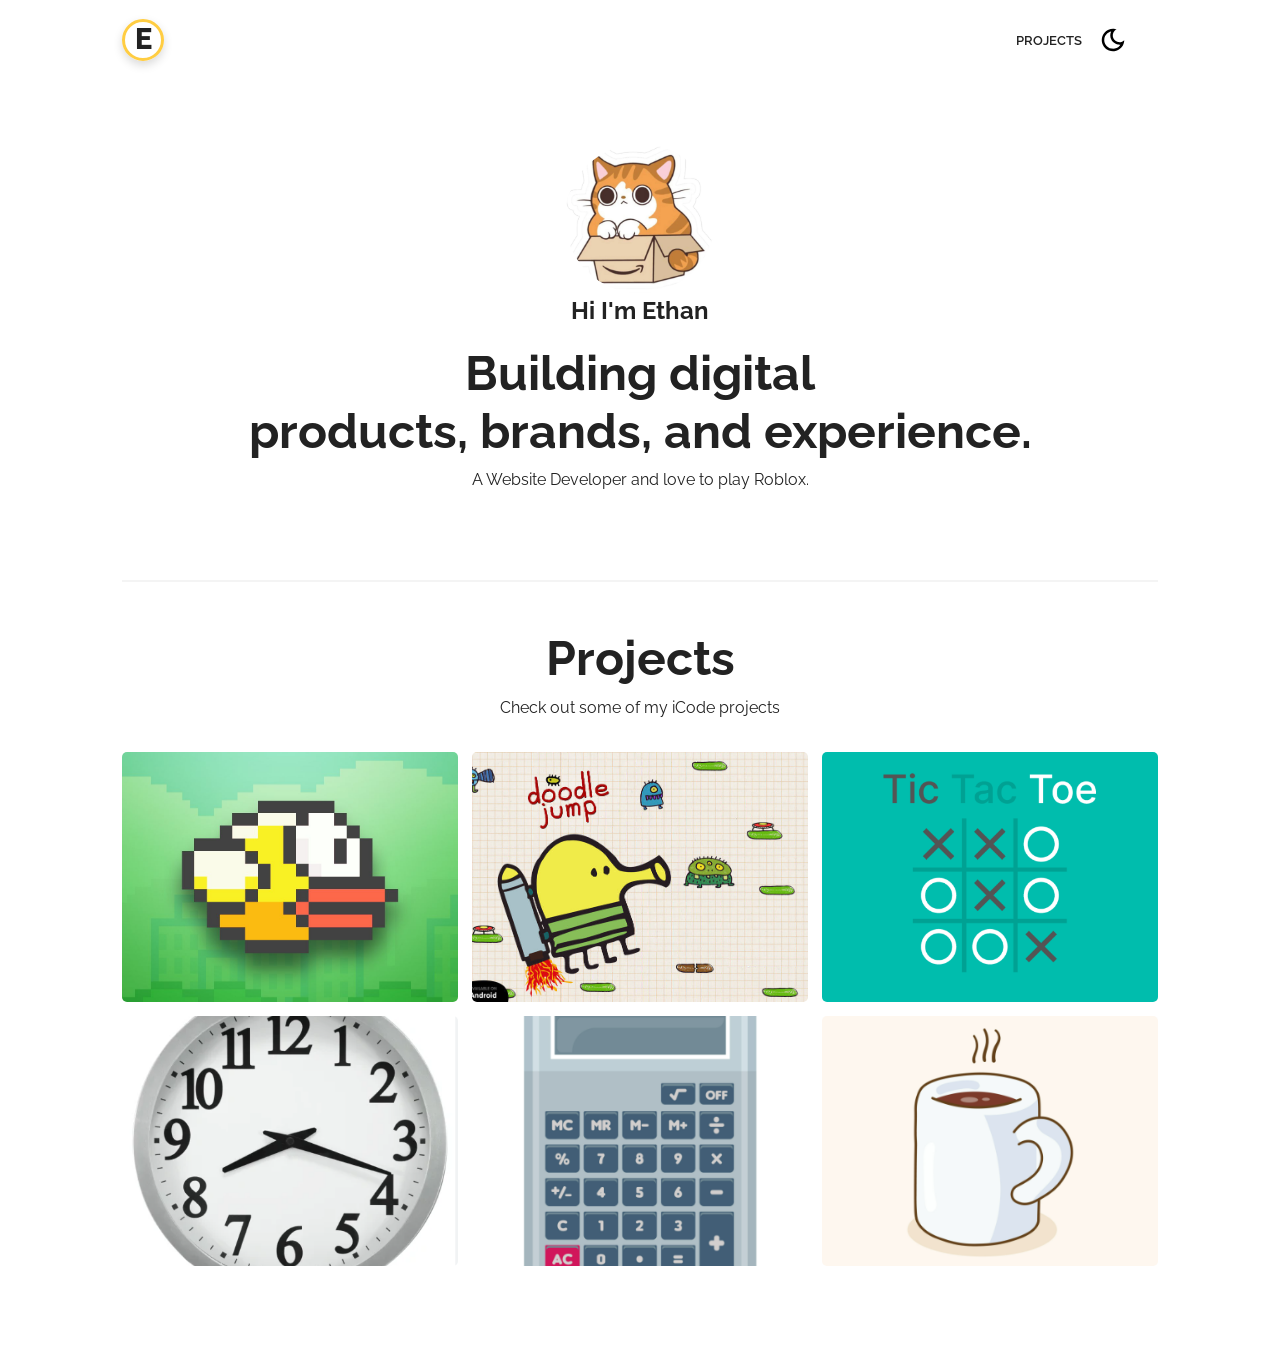
<file: index.html>
<!DOCTYPE html>
<html lang="en">

<head>
  <meta charset="UTF-8" />
  <meta http-equiv="X-UA-Compatible" content="IE=edge" />
  <meta name="viewport" content="width=device-width, initial-scale=1.0" />
  <!-- Primary Meta Tags -->
  <title>Ethan | Full-Stack Software Developer & Designer</title>
  <meta name="title" content="Ethan | Full-Stack Software Developer & Designer" />
  <meta name="description"
    content="Hi, I'm Ethan. Explore my developer portfolio featuring retro browser games, utility tools, and web designs built with HTML, CSS, and JavaScript." />

  <!-- Open Graph / Facebook -->
  <meta property="og:type" content="website" />
  <meta property="og:url" content="https://ethan-dev.github.io" />
  <meta property="og:title" content="Ethan | Full-Stack Software Developer & Designer" />
  <meta property="og:description"
    content="Hi, I'm Ethan. Explore my developer portfolio featuring retro browser games, utility tools, and web designs built with HTML, CSS, and JavaScript." />
  <meta property="og:image" content="assets/pp.png" />

  <!-- Twitter -->
  <meta property="twitter:card" content="summary_large_image" />
  <meta property="twitter:url" content="https://ethan-dev.github.io" />
  <meta property="twitter:title" content="Ethan | Full-Stack Software Developer & Designer" />
  <meta property="twitter:description"
    content="Hi, I'm Ethan. Explore my developer portfolio featuring retro browser games, utility tools, and web designs built with HTML, CSS, and JavaScript." />
  <meta property="twitter:image" content="assets/pp.png" />

  <!-- Link -->
  <link rel="apple-touch-icon" sizes="180x180" href="assets/favicon/apple-touch-icon.png" />
  <link rel="icon" type="image/png" sizes="16x16" href="assets/favicon/favicon-16x16.png" />
  <link rel="icon" type="image/png" sizes="32x32" href="assets/favicon/favicon-32x32.png" />
  <link rel="icon" type="image/png" sizes="192x192" href="assets/favicon/android-chrome-192x192.png" />
  <link rel="icon" type="image/png" sizes="512x512" href="assets/favicon/android-chrome-512x512.png" />
  <link rel="icon" type="image/x-icon" href="assets/favicon/favicon.ico" />
  <link rel="manifest" href="assets/favicon/site.webmanifest" />
  <link rel="stylesheet" href="https://use.fontawesome.com/releases/v5.15.4/css/all.css"
    integrity="sha384-DyZ88mC6Up2uqS4h/KRgHuoeGwBcD4Ng9SiP4dIRy0EXTlnuz47vAwmeGwVChigm" crossorigin="anonymous" />
  <link rel="stylesheet" href="css/style.css" />
  <link rel="stylesheet" href="css/utilities.css" />
</head>

<body>
  <header id="hero">
    <!-- Navbar -->
    <nav class="navbar">
      <div class="container">
        <!-- Logo -->
        <h1 id="logo">
          <a href="#hero" class="logo-text">E</a>
        </h1>
        <!-- Navbar links -->
        <ul class="nav-menu">
          <li><a class="nav-link" href="#projects">PROJECTS</a></li>

          <!-- Toggle switch -->
          <div class="theme-switch">
            <input type="checkbox" id="switch" />
            <label class="toggle-icons" for="switch">
              <img class="moon" src="assets/moon.svg" />
              <img class="sun" src="assets/sun.svg" />
            </label>
          </div>
          <!-- Hamburger menu -->
        </ul>
        <div class="hamburger">
          <span class="bar"></span>
          <span class="bar"></span>
          <span class="bar"></span>
        </div>
      </div>
    </nav>

    <section class="header-container">
      <img class="profile-image" src="assets/pp.png" alt="" />
      <h1>Hi I'm Ethan</h1>

      <div class="content-text">
        <h2>Building digital</h2>
        <h2>products, brands, and experience.</h2>

        <p>
          A Website Developer and love to play Roblox.
        </p>
      </div>
    </section>
  </header>

  <!-- Projects -->
  <section id="projects" class="project-container container">
    <div class="division"></div>
    <div class="content-text">
      <h2>Projects</h2>
      <p>Check out some of my iCode projects</p>
    </div>

    <article class="project">
      <!-- Project 1 -->
      <div href="" class="card">
        <div class="project-info">
          <div class="project-bio">
            <h3>Flappy Bird</h3>
            <p>HTML, CSS, JS</p>
          </div>

          <div class="project-link">
            <a href="assets/project/flappy bird/index.html"><i class="fas fa-globe"></i></a>
          </div>
        </div>
      </div>

      <!-- Project 2 -->
      <div href="" class="card">
        <div class="project-info">
          <div class="project-bio">
            <h3>Doodle Jump</h3>
            <p>HTML, CSS, JS</p>
          </div>

          <div class="project-link">
            <a href="assets/project/doodlejump/index.html"><i class="fas fa-globe"></i></a>

          </div>
        </div>
      </div>

      <!-- Porject 3 -->
      <div href="" class="card">
        <div class="project-info">
          <div class="project-bio">
            <h3>Tic tac Toe</h3>
            <p>HTML, CSS, JS</p>
          </div>

          <div class="project-link">
            <a href="assets/project/tic tac toe/tic.html"><i class="fas fa-globe"></i></a>

          </div>
        </div>
      </div>

      <!-- Project 4 -->
      <div href="" class="card">
        <div class="project-info">
          <div class="project-bio">
            <h3>Clock</h3>
            <p>HTML, CSS, JS</p>
          </div>

          <div class="project-link">
            <a href="assets/project/clock/clock.html"><i class="fas fa-globe"></i></a>

          </div>
        </div>
      </div>

      <!-- Project 5 -->
      <div href="" class="card">
        <div class="project-info">
          <div class="project-bio">
            <h3>Love Calculator</h3>
            <p>HTML, CSS, JS, JPG</p>
          </div>

          <div class="project-link">
            <a href="assets/project/love/love.html"><i class="fas fa-globe"></i></a>
          </div>
        </div>
      </div>

      <!-- Project 6 -->
      <div href="" class="card">
        <div class="project-info">
          <div class="project-bio">
            <h3>PHP Exam</h3>
            <p>Built skeleton of a coffee website using HTML, CSS, JS and PHP (functional but plain xD)</p>
          </div>

          <div class="project-link">
            <a href="assets/project/coffee-shop/index.html"><i class="fas fa-globe"></i></a>

          </div>
        </div>
      </div>
    </article>


  </section>


  <script src="js/script.js"></script>
</body>

</html>
</file>
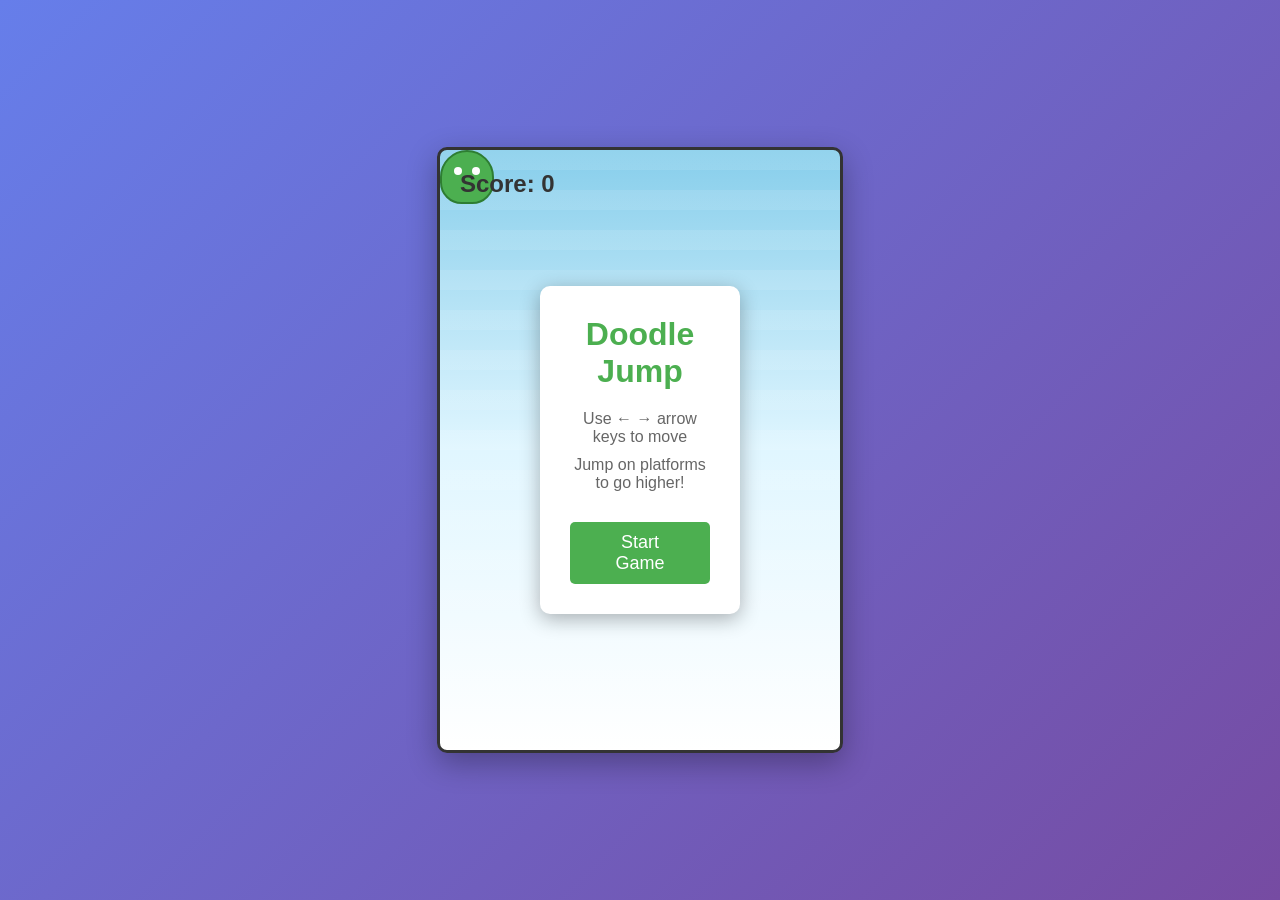
<file: assets/project/doodlejump/index.html>
<!DOCTYPE html>
<html lang="en">
<head>
    <meta charset="UTF-8">
    <meta name="viewport" content="width=device-width, initial-scale=1.0">
    <title>Doodle Jump Clone</title>
    <link rel="stylesheet" href="./styles.css">
    <script src="./script.js" defer></script>
</head>
<body>
    <div id="gameContainer">
        <div class="background-layer"></div>
        <!-- Score Display -->
        <div id="score">Score: 0</div>
        
        <!-- Player Character -->
        <div id="player"></div>
        
        <!-- Start Screen -->
        <div id="startScreen">
            <h1>Doodle Jump</h1>
            <p>Use ← → arrow keys to move</p>
            <p>Jump on platforms to go higher!</p>
            <button onclick="startGame()">Start Game</button>
        </div>
        
        <!-- Game Over Screen -->
        <div id="gameOver">
            <h2>Game Over!</h2>
            <p>Your Score: <span id="finalScore">0</span></p>
            <button onclick="restartGame()">Play Again</button>
        </div>
    </div>
</body>
</html>
</file>
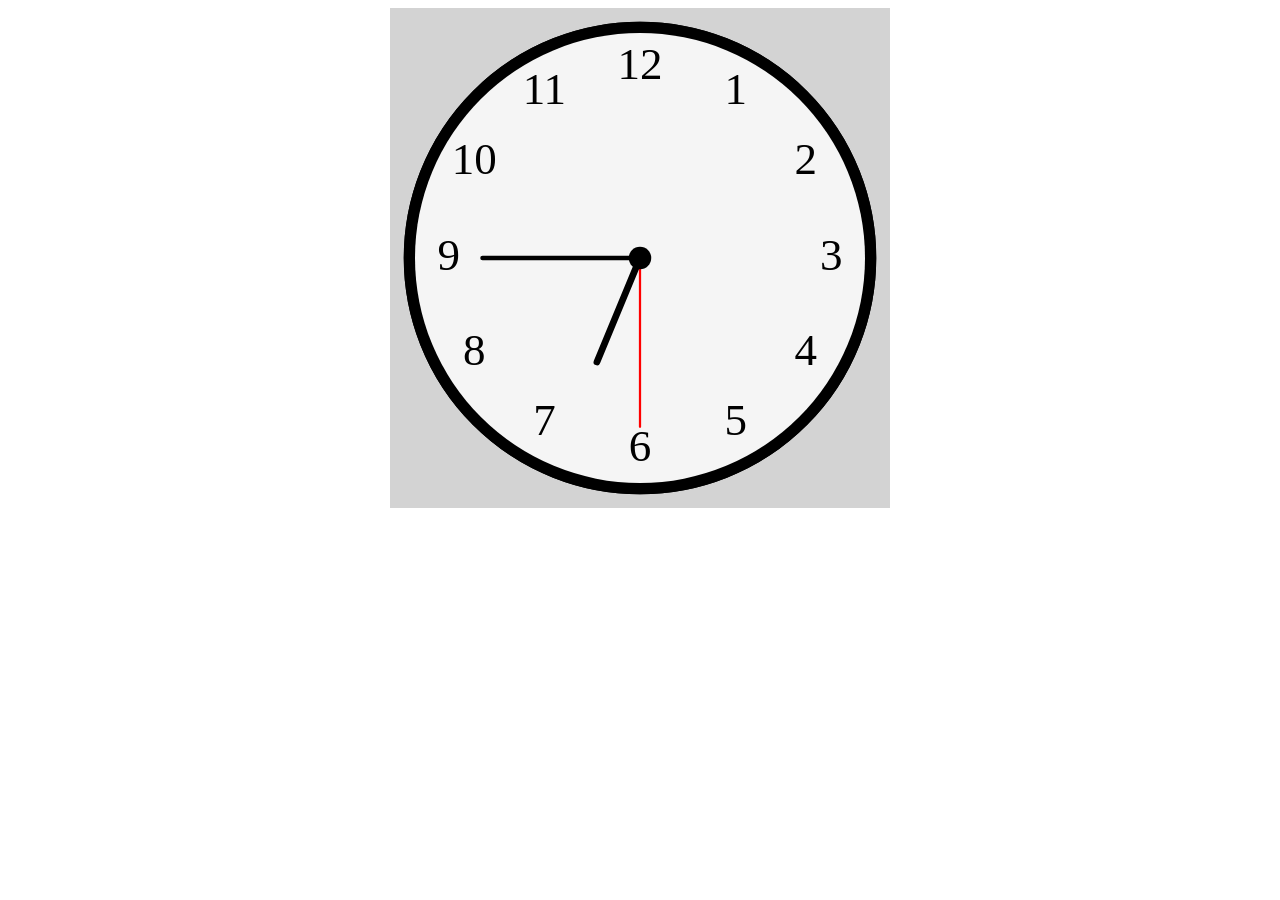
<file: assets/project/clock/clock.html>
<!DOCTYPE html>
<html lang="en">
    <head>
        <meta charset="UTF-8">
        <meta name="viewport" content="width=device-width, initial-scale=1.0">
        <title>Clock</title>
        <link rel="stylesheet" href="clock.css">
    </head>
    <body>
        <canvas id="clock"></canvas>
        <script src="clock.js"></script>
    </body>
</html>
</file>
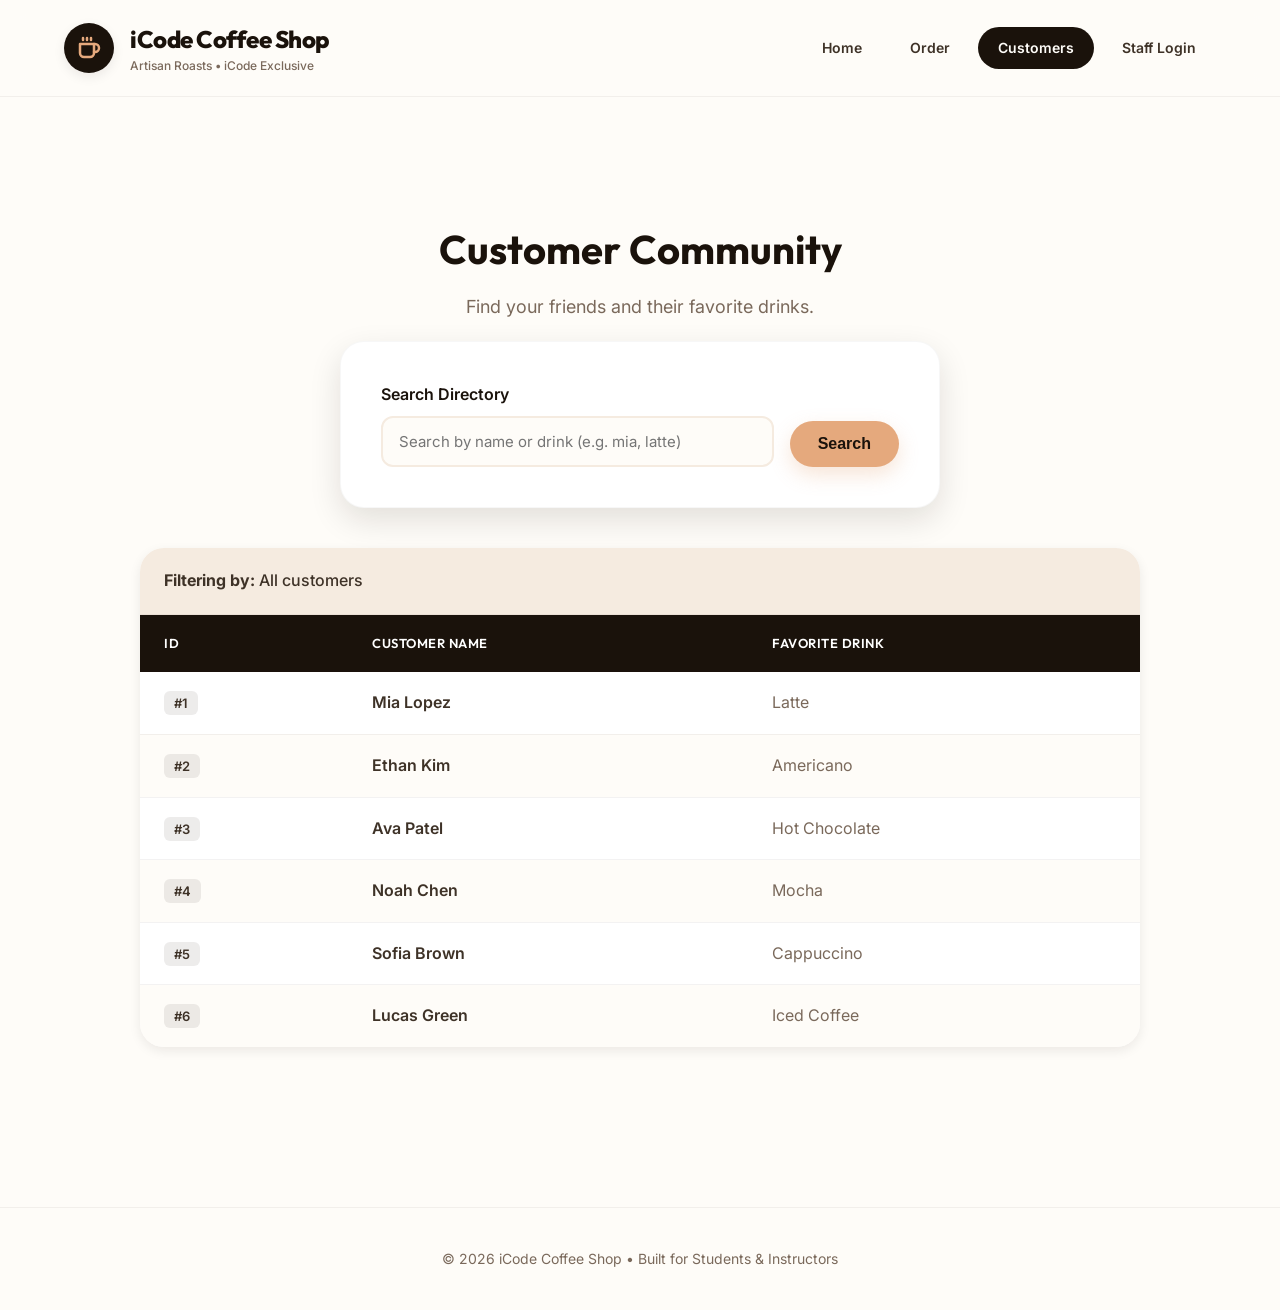
<file: assets/project/coffee-shop/customers.html>
<!DOCTYPE html>
<html lang="en">
<head>
  <meta charset="UTF-8" />
  <title>Customers - iCode Artisan Coffee</title>
  <link rel="stylesheet" href="styles.css" />
  <link href="https://fonts.googleapis.com/css2?family=Outfit:wght@300;400;600;800&family=Inter:wght@400;500;600&display=swap" rel="stylesheet">
</head>
<body>

  <header class="navbar">
    <a href="index.html" class="logo-wrap">
      <div class="logo-circle">
        <svg xmlns="http://www.w3.org/2000/svg" width="24" height="24" viewBox="0 0 24 24" fill="none" stroke="currentColor" stroke-width="2.5" stroke-linecap="round" stroke-linejoin="round"><path d="M17 8h1a4 4 0 1 1 0 8h-1"/><path d="M3 8h14v9a4 4 0 0 1-4 4H7a4 4 0 0 1-4-4Z"/><line x1="6" x2="6" y1="2" y2="4"/><line x1="10" x2="10" y1="2" y2="4"/><line x1="14" x2="14" y1="2" y2="4"/></svg>
      </div>
      <div>
        <h1 class="brand-title">iCode Coffee Shop</h1>
        <p class="brand-subtitle">Artisan Roasts • iCode Exclusive</p>
      </div>
    </a>

    <nav class="nav-links">
      <a href="index.html">Home</a>
      <a href="order.html">Order</a>
      <a href="customers.html" class="active">Customers</a>
      <a href="login.html">Staff Login</a>
    </nav>
  </header>

  <main class="container">
    <div class="page-header">
      <h2>Customer Community</h2>
      <p>Find your friends and their favorite drinks.</p>
    </div>

    <div class="form-container" style="max-width: 600px; margin-bottom: 20px;">
      <form id="searchForm" style="display: flex; gap: 16px; align-items: flex-end;">
        <div class="form-group" style="flex-grow: 1; margin-bottom: 0;">
          <label>Search Directory</label>
          <input
            type="text"
            id="searchInput"
            placeholder="Search by name or drink (e.g. mia, latte)"
          />
        </div>
        <button type="submit" class="btn" style="padding: 14px 28px;">Search</button>
      </form>
    </div>

    <div class="table-wrapper">
      <div style="padding: 20px 24px; background: var(--color-cream); border-bottom: 1px solid rgba(26, 18, 11, 0.05);">
        <p style="margin: 0; font-weight: 500;"><b>Filtering by:</b> <span id="filterLabel">All customers</span></p>
      </div>
      
      <table>
        <thead>
          <tr>
            <th>ID</th>
            <th>Customer Name</th>
            <th>Favorite Drink</th>
          </tr>
        </thead>
        <tbody id="customerTableBody">
          <!-- Rows will be injected by JavaScript -->
        </tbody>
      </table>
    </div>
  </main>

  <footer class="footer">
    <p>&copy; 2026 iCode Coffee Shop • Built for Students & Instructors</p>
  </footer>

  <script src="script.js"></script>
</body>
</html>
</file>
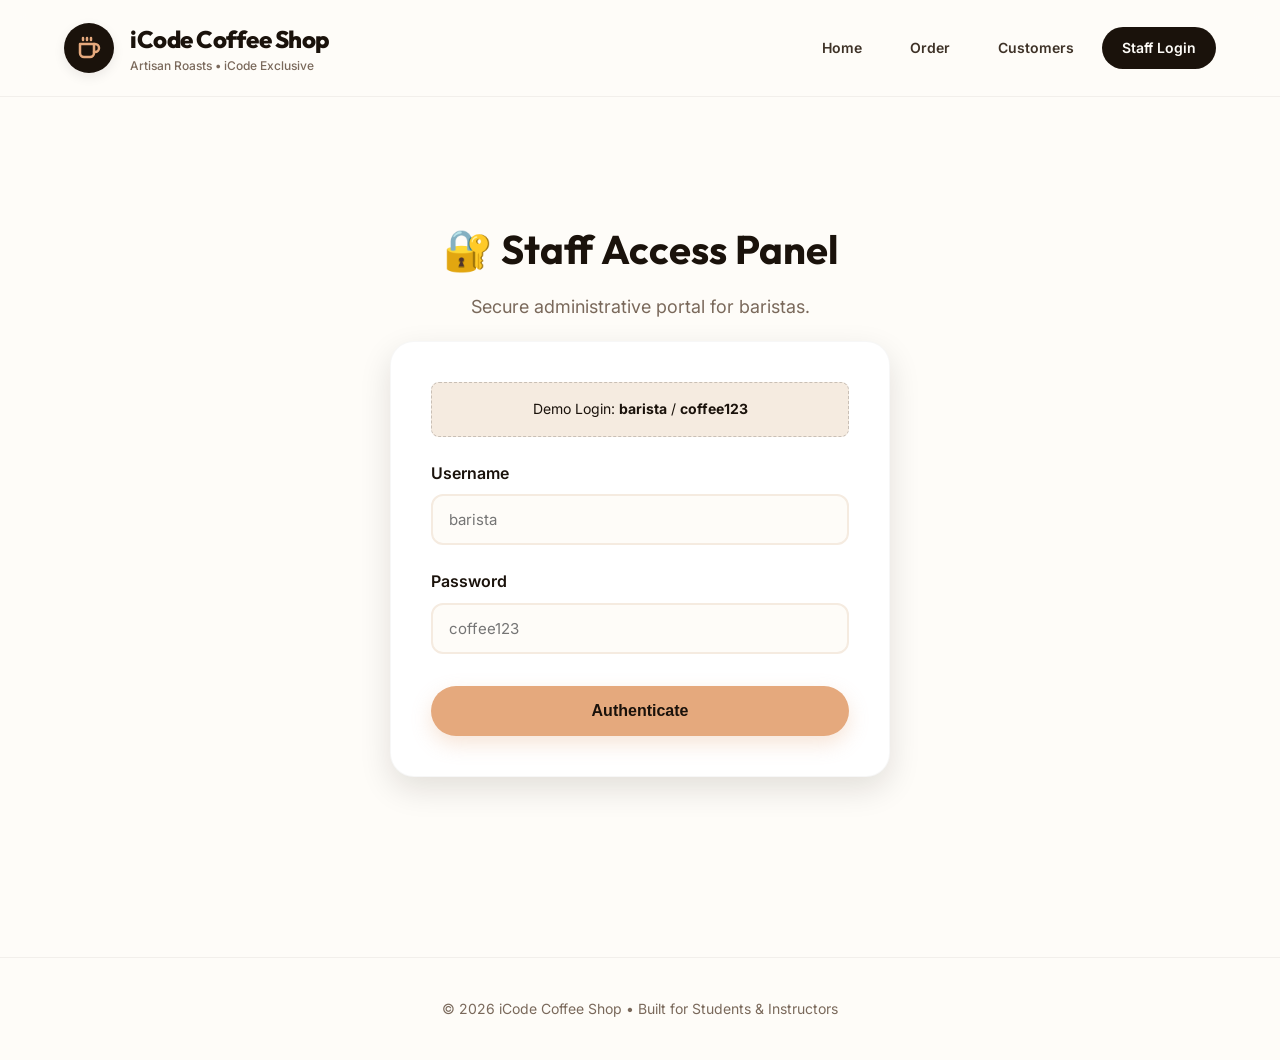
<file: assets/project/coffee-shop/login.html>
<!DOCTYPE html>
<html lang="en">
<head>
  <meta charset="UTF-8" />
  <title>Staff Login - iCode Artisan Coffee</title>
  <link rel="stylesheet" href="styles.css" />
  <link href="https://fonts.googleapis.com/css2?family=Outfit:wght@300;400;600;800&family=Inter:wght@400;500;600&display=swap" rel="stylesheet">
</head>
<body>

  <header class="navbar">
    <a href="index.html" class="logo-wrap">
      <div class="logo-circle">
        <svg xmlns="http://www.w3.org/2000/svg" width="24" height="24" viewBox="0 0 24 24" fill="none" stroke="currentColor" stroke-width="2.5" stroke-linecap="round" stroke-linejoin="round"><path d="M17 8h1a4 4 0 1 1 0 8h-1"/><path d="M3 8h14v9a4 4 0 0 1-4 4H7a4 4 0 0 1-4-4Z"/><line x1="6" x2="6" y1="2" y2="4"/><line x1="10" x2="10" y1="2" y2="4"/><line x1="14" x2="14" y1="2" y2="4"/></svg>
      </div>
      <div>
        <h1 class="brand-title">iCode Coffee Shop</h1>
        <p class="brand-subtitle">Artisan Roasts • iCode Exclusive</p>
      </div>
    </a>

    <nav class="nav-links">
      <a href="index.html">Home</a>
      <a href="order.html">Order</a>
      <a href="customers.html">Customers</a>
      <a href="login.html" class="active">Staff Login</a>
    </nav>
  </header>

  <main class="container">
    <div class="page-header">
      <h2>🔐 Staff Access Panel</h2>
      <p>Secure administrative portal for baristas.</p>
    </div>

    <div class="form-container">
      <div style="background: var(--color-cream); color: var(--color-espresso); padding: 15px; border-radius: 8px; margin-bottom: 24px; text-align: center; font-size: 14px; border: 1px dashed rgba(26, 18, 11, 0.2);">
        Demo Login: <b>barista</b> / <b>coffee123</b>
      </div>

      <div id="loginError" class="error" style="display: none; color: #D47A43; margin-bottom: 20px; font-weight: 600; text-align: center; background: #fff2eb; padding: 12px; border-radius: 8px;">Oops! Wrong username or password.</div>

      <form id="loginForm">
        <div class="form-group">
          <label>Username</label>
          <input type="text" id="username" placeholder="barista" required />
        </div>

        <div class="form-group">
          <label>Password</label>
          <input type="password" id="password" placeholder="coffee123" required />
        </div>

        <div class="form-actions">
          <button type="submit" class="btn btn-full" style="justify-content: center;">Authenticate</button>
        </div>
      </form>
    </div>
  </main>

  <footer class="footer">
    <p>&copy; 2026 iCode Coffee Shop • Built for Students & Instructors</p>
  </footer>

  <script src="script.js"></script>
</body>
</html>
</file>
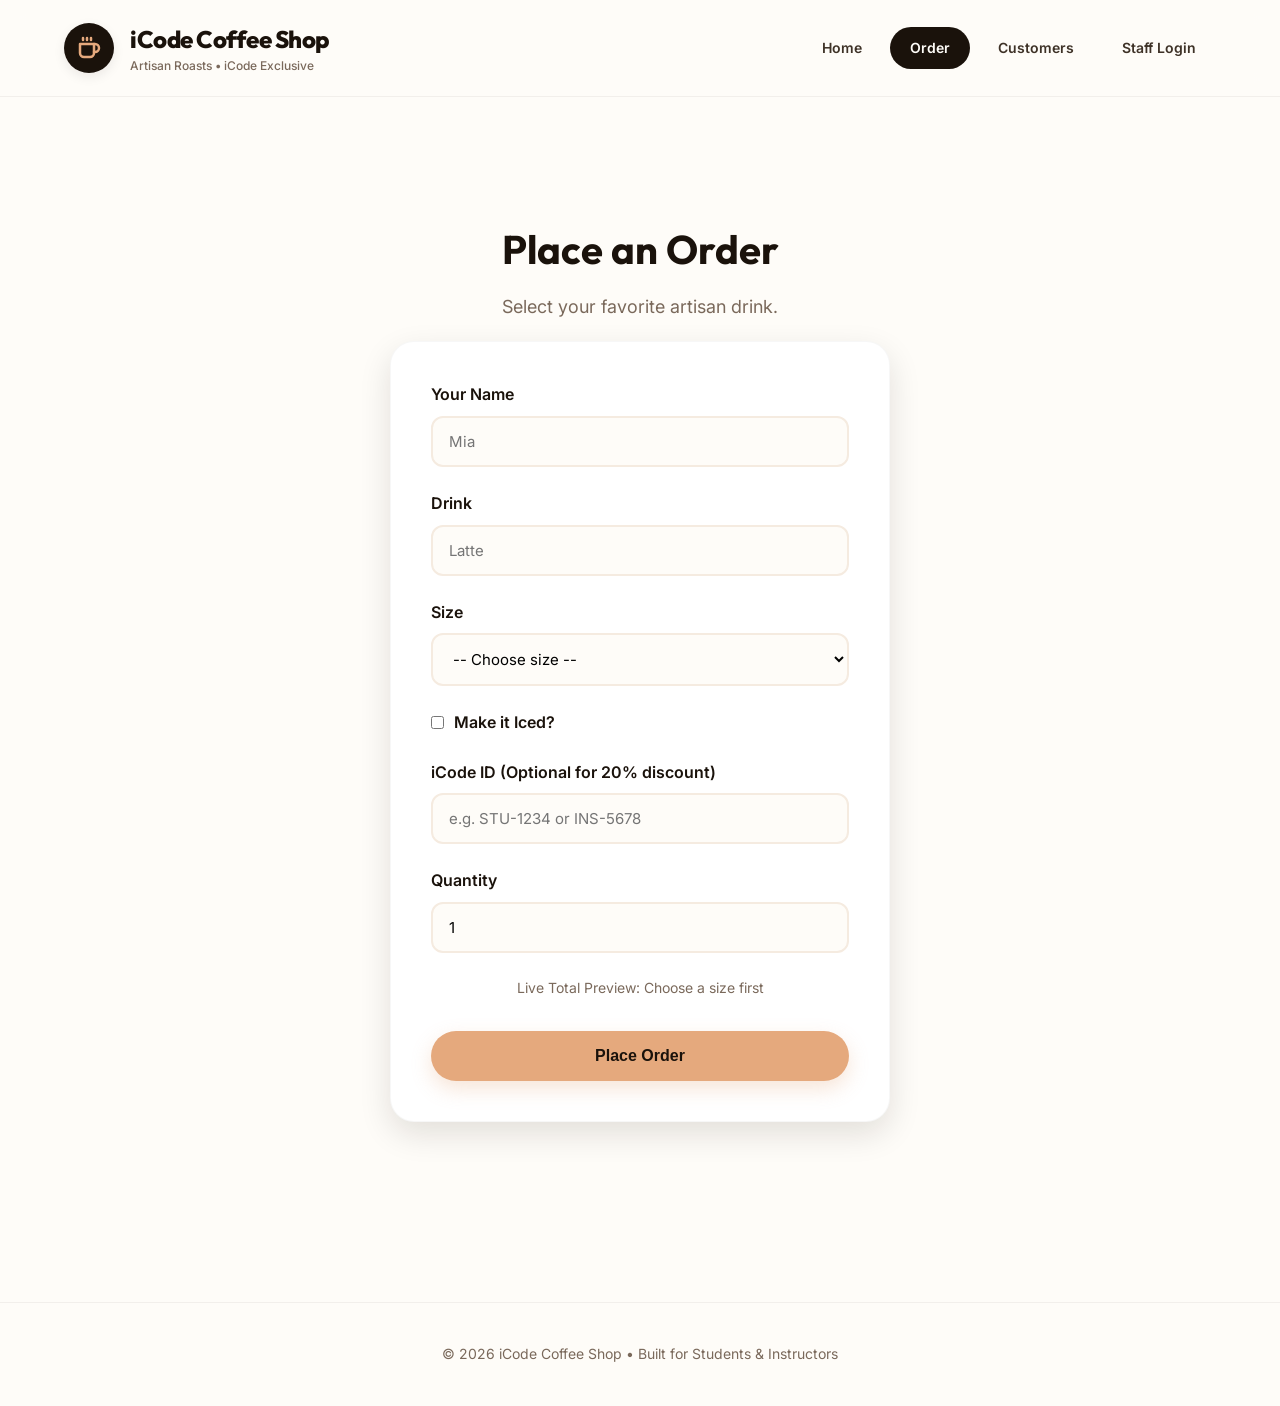
<file: assets/project/coffee-shop/order.html>
<!DOCTYPE html>
<html lang="en">
<head>
  <meta charset="UTF-8" />
  <title>Order - iCode Artisan Coffee</title>
  <link rel="stylesheet" href="styles.css" />
  <link href="https://fonts.googleapis.com/css2?family=Outfit:wght@300;400;600;800&family=Inter:wght@400;500;600&display=swap" rel="stylesheet">
</head>
<body>

  <header class="navbar">
    <a href="index.html" class="logo-wrap">
      <div class="logo-circle">
        <svg xmlns="http://www.w3.org/2000/svg" width="24" height="24" viewBox="0 0 24 24" fill="none" stroke="currentColor" stroke-width="2.5" stroke-linecap="round" stroke-linejoin="round"><path d="M17 8h1a4 4 0 1 1 0 8h-1"/><path d="M3 8h14v9a4 4 0 0 1-4 4H7a4 4 0 0 1-4-4Z"/><line x1="6" x2="6" y1="2" y2="4"/><line x1="10" x2="10" y1="2" y2="4"/><line x1="14" x2="14" y1="2" y2="4"/></svg>
      </div>
      <div>
        <h1 class="brand-title">iCode Coffee Shop</h1>
        <p class="brand-subtitle">Artisan Roasts • iCode Exclusive</p>
      </div>
    </a>

    <nav class="nav-links">
      <a href="index.html">Home</a>
      <a href="order.html" class="active">Order</a>
      <a href="customers.html">Customers</a>
      <a href="login.html">Staff Login</a>
    </nav>
  </header>

  <main class="container">
    <div class="page-header">
      <h2>Place an Order</h2>
      <p>Select your favorite artisan drink.</p>
    </div>

    <div class="form-container">
      <div id="orderError" class="error" style="display: none; color: #D47A43; margin-bottom: 20px; font-weight: 600; text-align: center; background: #fff2eb; padding: 12px; border-radius: 8px;">Please fill in your name, drink, and size!</div>

      <form id="orderForm">
        <div class="form-group">
          <label>Your Name</label>
          <input type="text" id="orderName" placeholder="Mia" required />
        </div>

        <div class="form-group">
          <label>Drink</label>
          <input type="text" id="orderDrink" placeholder="Latte" required />
        </div>

        <div class="form-group">
          <label>Size</label>
          <select id="size" required>
            <option value="">-- Choose size --</option>
            <option value="Small">Small</option>
            <option value="Medium">Medium</option>
            <option value="Large">Large</option>
          </select>
        </div>

        <div class="form-group" style="display: flex; align-items: center; gap: 10px;">
          <input type="checkbox" id="iced" style="width: auto;" />
          <label for="iced" style="margin:0; cursor:pointer;">Make it Iced?</label>
        </div>

        <div class="form-group">
          <label>iCode ID (Optional for 20% discount)</label>
          <input type="text" id="icodeId" placeholder="e.g. STU-1234 or INS-5678" />
        </div>

        <div class="form-group">
          <label>Quantity</label>
          <input type="number" id="qty" value="1" min="1" required />
        </div>

        <p id="totalPreview" style="text-align: center; color: var(--color-text-muted); font-size: 14px; margin-bottom: 20px;">Live Total Preview: Choose a size first</p>

        <div class="form-actions">
          <button type="submit" class="btn btn-full">Place Order</button>
        </div>
      </form>

      <div id="receiptCard" class="receipt" style="display: none; margin-top: 40px; padding: 30px; background: var(--color-cream); border-radius: var(--radius-sm); border: 2px dashed rgba(26, 18, 11, 0.1);">
        <h3 style="margin-bottom: 20px; text-align: center;">Digital Receipt</h3>
        <ul style="list-style:none; padding:0; line-height:2;">
          <li><b>Customer:</b> <span id="rName"></span></li>
          <li><b>Order:</b> <span id="rDrink"></span> (<span id="rSize"></span>) <span id="rIced"></span></li>
          <li><b>Quantity:</b> <span id="rQty"></span></li>
          <li><b>Price Each:</b> $<span id="rPrice"></span></li>
          <li style="margin-top: 15px; padding-top: 15px; border-top: 1px solid rgba(26, 18, 11, 0.1); font-size: 18px; font-weight: 800; text-align: right;"><b>Total:</b> $<span id="rTotal"></span></li>
        </ul>
      </div>
    </div>
  </main>

  <footer class="footer">
    <p>&copy; 2026 iCode Coffee Shop • Built for Students & Instructors</p>
  </footer>

  <script src="script.js"></script>
</body>
</html>
</file>
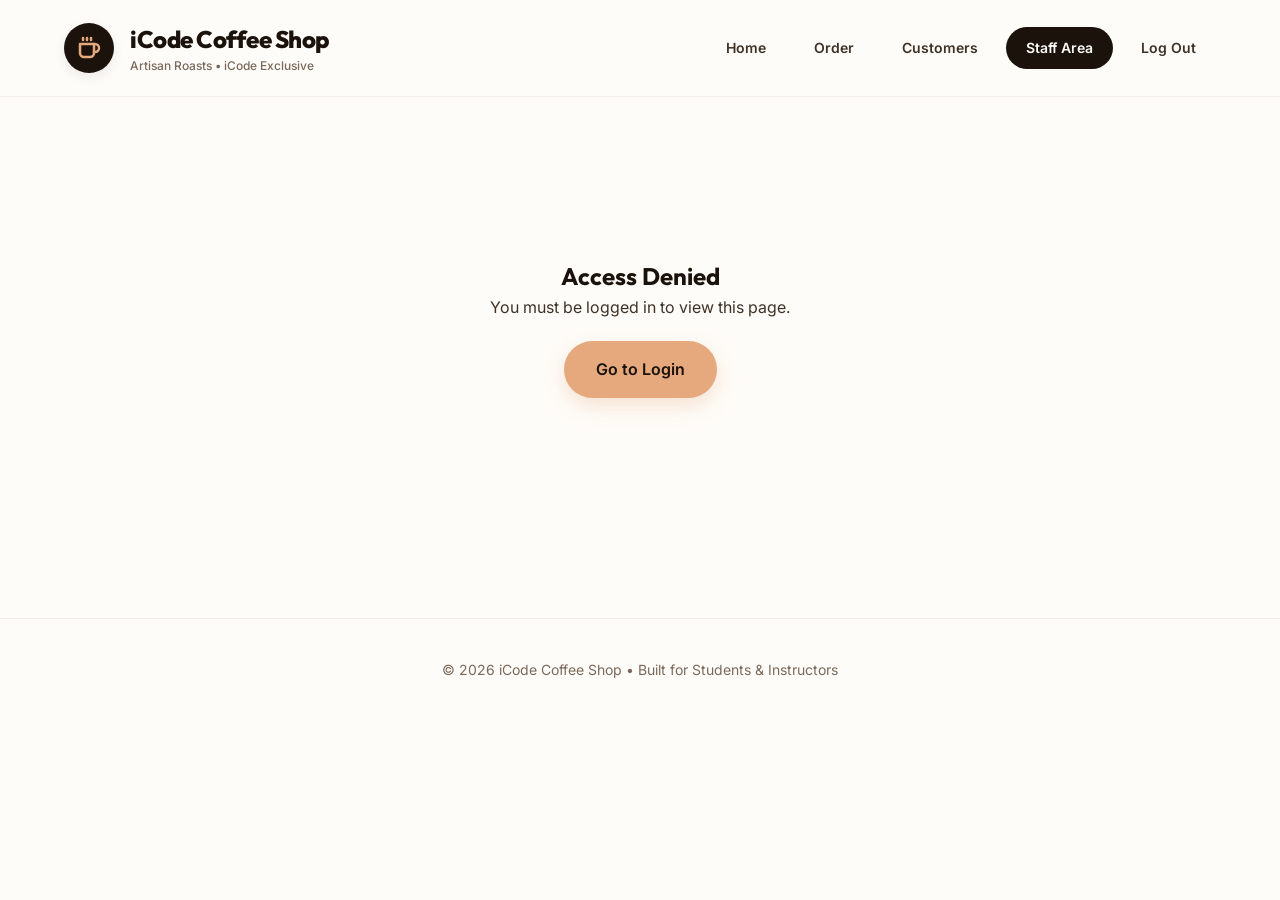
<file: assets/project/coffee-shop/staff.html>
<!DOCTYPE html>
<html lang="en">
<head>
  <meta charset="UTF-8" />
  <title>Staff Area - iCode Artisan Coffee</title>
  <link rel="stylesheet" href="styles.css" />
  <link href="https://fonts.googleapis.com/css2?family=Outfit:wght@300;400;600;800&family=Inter:wght@400;500;600&display=swap" rel="stylesheet">
</head>
<body>

  <header class="navbar">
    <a href="index.html" class="logo-wrap">
      <div class="logo-circle">
        <svg xmlns="http://www.w3.org/2000/svg" width="24" height="24" viewBox="0 0 24 24" fill="none" stroke="currentColor" stroke-width="2.5" stroke-linecap="round" stroke-linejoin="round"><path d="M17 8h1a4 4 0 1 1 0 8h-1"/><path d="M3 8h14v9a4 4 0 0 1-4 4H7a4 4 0 0 1-4-4Z"/><line x1="6" x2="6" y1="2" y2="4"/><line x1="10" x2="10" y1="2" y2="4"/><line x1="14" x2="14" y1="2" y2="4"/></svg>
      </div>
      <div>
        <h1 class="brand-title">iCode Coffee Shop</h1>
        <p class="brand-subtitle">Artisan Roasts • iCode Exclusive</p>
      </div>
    </a>

    <nav class="nav-links">
      <a href="index.html">Home</a>
      <a href="order.html">Order</a>
      <a href="customers.html">Customers</a>
      <a href="staff.html" class="active">Staff Area</a>
      <a href="#" id="logoutBtn">Log Out</a>
    </nav>
  </header>

  <main class="container">
    <div id="authGuard" style="display: none; text-align: center; margin: 100px 0;">
      <h2>Access Denied</h2>
      <p>You must be logged in to view this page.</p>
      <a href="login.html" class="btn" style="margin-top: 20px;">Go to Login</a>
    </div>

    <div id="staffContent" style="display: none;">
      <div class="page-header">
        <h2>✅ Welcome to the Secret Staff Page</h2>
        <p>Secure Operations Dashboard</p>
      </div>

      <div class="info-panel" style="margin-top: 0;">
        <div class="info-text">
          <h3>Dashboard Overview</h3>
          <p style="margin-bottom: 24px; font-size: 18px;">
            Hello, <b id="staffNameDisplay">Staff</b>! 
            <span style="background: rgba(26, 18, 11, 0.08); padding: 4px 10px; border-radius: 6px; font-size: 13px; font-weight: 600; margin-left: 8px;">Logged In</span>
          </p>
          <ul class="pretty-list">
            <li>Check today’s artisan coffee orders</li>
            <li>Restock premium coffee beans and dairy</li>
            <li>Sanitize the espresso machine and counter</li>
            <li>Update the community favorites board</li>
          </ul>
          
          <div style="margin-top: 32px;">
            <a class="btn" href="#" id="logoutBtnMain">Log Out Safely</a>
          </div>
        </div>
        
        <div class="info-badges">
          <span class="skill-pill">Shift Active</span>
          <span class="skill-pill">Inventory Checked</span>
          <span class="skill-pill">System Secure</span>
        </div>
      </div>
    </div>
  </main>

  <footer class="footer">
    <p>&copy; 2026 iCode Coffee Shop • Built for Students & Instructors</p>
  </footer>

  <script src="script.js"></script>
</body>
</html>
</file>
<file: css/style.css>
/* This is the required project styling. Will contain essential CSS styles like:
   * Flex property
   * Grid layout
   * Cards and sections
*/

@import url(https://fonts.googleapis.com/css?family=Raleway:100,200,300,regular,500,600,700,800,900,100italic,200italic,300italic,italic,500italic,600italic,700italic,800italic,900italic);

/* variables */
:root {
  /* Colors */
  --primary-color: #ffcd42;
  --secondary-color: #ffd35c;
  --bg-primary: #ffffff;
  --text-color: #222222;
  --text-color-two: #ffffff;
  --bg-secondary: #000000;
  --card-background: #f4f4f4;
  --bg-secondary-two: #111111;

  --shadow: 0 10px 40px rgba(0, 0, 0, 0.2);

  /* Font Weight */
  --weight-small: 400;
  --weight-semibold: 600;
  --weight-bold: 800;

  /* Max width */
  --width-small: 600px;
  --width-medium: 1100px;
  --width-large: 1300px;
}

[data-theme="dark"] {
  --primary-color: #ffcd42;
  --secondary-color: #ffd35c;
  --bg-primary: #000000;
  --text-color: #ffffff;
  --text-color-two: #222222;
  --bg-secondary: #ffffff;
  --card-background: #111111;
  --bg-secondary-two: #f4f4f4;
  --shadow: 0 2px 10px rgba(95, 95, 95, 0.2);
}

html {
  font-size: 100%;
  scroll-behavior: smooth;
}

/* Reset default styling */
* {
  margin: 0;
  padding: 0;
  box-sizing: border-box;
}

ul {
  list-style: none;
}

a {
  text-decoration: none;
  color: var(--text-color);
}

/* Main styling */
body {
  background: var(--bg-primary);
  color: var(--text-color);
  font-family: "Raleway", sans-serif;
  line-height: 1.5;
}

/* Navbar */
.navbar {
  position: fixed;
  top: 0;
  left: 0;
  right: 0;
  z-index: 20;
  background: var(--bg-primary);
}

.navbar .container {
  display: flex;
  align-items: center;
  justify-content: space-between;
  z-index: 20;
  height: 80px;
  width: 100%;
}

.navbar .nav-menu {
  display: flex;
  align-items: center;
  background: var(--bg-primary);
}

.navbar .nav-link {
  margin: 0 1rem;
  font-size: 0.8rem;
  font-weight: var(--weight-semibold);
}

.navbar #logo {
  display: flex;
  align-items: center;
}

.navbar #logo .logo-text {
  font-size: 1.8rem;
  font-weight: var(--weight-bold);
  color: var(--text-color);
  border: 3px solid var(--primary-color);
  border-radius: 50%;
  width: 42px;
  height: 42px;
  display: flex;
  align-items: center;
  justify-content: center;
  transition: transform 0.4s cubic-bezier(0.175, 0.885, 0.32, 1.275), border-color 0.3s;
  box-shadow: 0 4px 10px rgba(0, 0, 0, 0.15);
  font-family: 'Raleway', sans-serif;
  user-select: none;
}

.navbar #logo .logo-text:hover {
  transform: scale(1.1) rotate(360deg);
  border-color: var(--secondary-color);
}

.navbar .btn {
  margin-right: 1.5rem;
}

.fas.fa-arrow-right {
  margin-left: 0.5rem;
  font-size: 0.9rem;
}

/* hamburger */
.hamburger {
  margin-bottom: 0.1rem;
  display: none;
}

.bar {
  display: block;
  width: 23px;
  height: 3px;
  margin: 4px auto;
  transition: all 0.3s ease-in-out;
  border-radius: 30px;
  background-color: var(--bg-secondary);
}

/* Hero section */
#hero {
  display: flex;
  flex-direction: column;
  height: 100%;
}

.profile-image {
  width: 150px;
  border-radius: 50%;
  animation: bounce 1s infinite alternate;
}

@keyframes bounce {
  from {
    transform: translateY(0px);
  }

  to {
    transform: translateY(-10px);
  }
}

.division {
  width: 100%;
  height: 2px;
  background-color: var(--card-background);
  margin: 1.5rem 0;
}
/* Projects */
#projects {
  display: flex;
  flex-direction: column;
  margin: 0 auto 4rem;
}

#projects .btn {
  align-self: center;
  margin: 2rem 0;
}

.project {
  display: grid;
  grid-template-columns: repeat(3, 1fr);
  grid-auto-rows: minmax(250px, auto);
  grid-gap: 0.9rem;
}

.card .project-bio p {
  font-size: 0.83rem;
}

.card .project-bio h3 {
  font-size: 0.9rem;
}

.project-info {
  display: flex;
  justify-content: space-between;
  opacity: 0;
  position: relative;
  transition: 0.5s ease-in-out;
}

.project-bio {
  display: flex;
  flex-direction: column;
  justify-content: flex-end;
  position: relative;
  top: 160px;
  left: 10px;
}

/* Footer */
#footer {
  background: #111111;
}

#footer .container {
  display: flex;
  flex-direction: column;
  align-items: center;
  justify-content: center;
  color: #ffffff;
  min-height: 160px;
  text-align: center;
}

#footer a {
  font-size: 0.8rem;
  color: #fff;
}

#footer a:hover {
  opacity: 0.6;
}

#footer .social {
  margin: 0.9rem 0;
}

#footer .social img {
  width: 20px;
  height: 20px;
}

#footer .social a {
  margin: 0 0.5rem;
}

#footer p {
  font-size: 0.8rem;
}

/* Responsiveness */

@media (max-width: 1000px) {
  .project {
    display: grid;
    grid-template-columns: repeat(2, 1fr);
  }
}

@media (max-width: 768px) {
}

@media (max-width: 670px) {
  .navbar .nav-menu {
    position: fixed;
    right: -100vw;
    top: 4.5rem;
    flex-direction: column;
    width: calc(80% - 10px);
    transition: 0.3s;
    box-shadow: var(--shadow);
    padding: 2rem;
    border-radius: 5px;
    align-items: flex-start;
  }

  .navbar .btn {
    margin: 0;
    margin-top: 1rem;
  }

  .nav-menu.active {
    right: 20px;
  }

  .nav-menu .nav-link {
    font-size: 0.9rem;
    margin: 0 0.2rem;
  }

  .nav-menu li {
    margin-bottom: 0.5rem;
    width: 100%;
  }

  .nav-menu .btn {
    width: 100%;
    text-align: center;
    margin-top: 0.5rem;
  }

  .hamburger {
    display: block;
    cursor: pointer;
    padding: 0.2rem 0.4rem;
  }

  .hamburger.active {
    border: 1px dotted gray;
  }

  .hamburger.active .bar:nth-child(2) {
    opacity: 0;
  }

  .hamburger.active .bar:nth-child(1) {
    transform: translateY(6px) rotate(45deg);
  }

  .hamburger.active .bar:nth-child(3) {
    transform: translateY(-8px) rotate(-45deg);
  }
}

@media (max-width: 600px) {
  .project {
    display: grid;
    grid-template-columns: 1fr;
  }

  .header-container .btn {
    border-radius: 5px;
    width: 80%;
  }
}
</file>
<file: css/utilities.css>
/* ?This is where reusable styling of this template will be. 
   !Will contain things like:
   * Button styling
   * Background color styling
   * padding and margin
*/

.container {
  max-width: var(--width-medium);
  margin: 0 auto;
  padding: 1rem 2rem;
}

h1::selection,
h2::selection {
  color: #111;
  background: var(--primary-color);
}

/* Buttons */
.btn {
  display: inline-block;
  padding: 0.75rem 1.9rem;
  border-radius: 30px;
  text-transform: uppercase;
  font-size: 0.82rem;
  transition: 0.3s;
}

.btn-primary {
  background: var(--primary-color);
  color: #000000;
}

.btn-secondary {
  margin: 5px 0;
  background-color: var(--bg-secondary);
  color: var(--bg-primary);
}

/* add hover to resume button */
.btn-primary:hover {
  background: var(--secondary-color);
}

/* Dark mode toggle */
#switch {
  display: none;
}

.toggle-icons {
  display: flex;
  justify-content: space-between;
  align-items: center;
  cursor: pointer;
}

.toggle-icons > img {
  transition: 0.6s cubic-bezier(0.23, 1, 0.32, 1);
  width: 30px;
}

.moon {
  transform: rotate(10deg);
}

#switch:checked + .toggle-icons .moon {
  transform: rotate(250deg);
}

#switch:checked + .toggle-icons .sun {
  transform: rotate(100deg);
}

/* Header Container */
.header-container {
  display: flex;
  flex-direction: column;
  align-items: center;
  justify-content: center;
  margin-top: 8rem;
  padding: 1rem;
}

.header-container > div {
  margin-top: 1rem;
}

.content-text {
  text-align: center;
  margin: 1.5rem 0;
}

.content-text h2 {
  font-size: 3rem;
  line-height: 1.2;
  transition: 0.2s ease-in-out;
}

.content-text p {
  padding: 0.5rem;
  margin: 0 auto;
  max-width: 700px;
}

/* Project cards */
.card {
  padding: 1rem;
  background: var(--card-background);
  color: #ffffff;
  border-radius: 5px;
  transition: 0.4s ease-in-out;
  cursor: pointer;
}

.card a {
  color: #ffffff;
  transition: 0.25s ease-in-out;
  font-size: 1.1rem;
  margin-right: 0.3rem;
}

.card a:hover {
  color: var(--primary-color);
}

.card:hover {
  box-shadow: inset 0 100px 1000px 10px rgba(0, 0, 0, 0.8);
}

.card:hover .project-info {
  opacity: 1;
}

/* Project Images */

/* project 1 */
.card:nth-child(1) {
  background: url(../assets/project/1.jfif) center center/cover;
}

/* Project 2 */
.card:nth-child(2) {
  background: url(../assets/project/2.jfif) center center/cover;
}

/* Project 3 */
.card:nth-child(3) {
  background: url(../assets/project/3.png) center center/cover;
}

/* Project 4 */
.card:nth-child(4) {
  background: url(../assets/project/4.png) center center/cover;
}

/* Project 5 */
.card:nth-child(5) {
  background: url(../assets/project/5.png) center center/cover;
}

/* Project 6 */
.card:nth-child(6) {
  background: url(../assets/project/6.png) center center/cover;
}

/* Media Queries */
@media (max-width: 768px) {
  .header-container {
    margin-top: 7rem;
    text-align: center;
  }

  .content-text h2 {
    font-size: 2.5rem;
  }
}
</file>
<file: assets/project/doodlejump/styles.css>
/* SECTION 1: Basic page setup */
body {
    margin: 0;
    padding: 0;
    display: flex;
    justify-content: center;
    align-items: center;
    min-height: 100vh;
    background: linear-gradient(135deg, #667eea 0%, #764ba2 100%);
    font-family: Arial, sans-serif;
}

/* SECTION 2: Game container */
#gameContainer {
    position: relative;
    width: 400px;
    height: 600px;
    background: linear-gradient(to bottom, #87CEEB 0%, #E0F6FF 50%, #FFF 100%);
    border: 3px solid #333;
    border-radius: 10px;
    overflow: hidden;
    box-shadow: 0 10px 30px rgba(0, 0, 0, 0.3);
}

/* SECTION 3: Player (Doodler) */
#player {
    position: absolute;
    width: 50px;
    height: 50px;
    background: #4CAF50;
    border-radius: 50% 50% 40% 40%;
    border: 2px solid #2E7D32;
}

/* Add eyes to make it more character-like */
#player::before,
#player::after {
    content: '';
    position: absolute;
    width: 8px;
    height: 8px;
    background: white;
    border-radius: 50%;
    top: 15px;
}

#player::before {
    left: 12px;
}

#player::after {
    right: 12px;
}

/* SECTION 4: Platform styling */
.platform {
    position: absolute;
    width: 70px;
    height: 15px;
    background: linear-gradient(to bottom, #8B4513, #A0522D);
    border-radius: 5px;
    border: 1px solid #654321;
}

.breaking-platform {
    background: linear-gradient(to bottom, #FF0000, #CC0000); /* Red color for breaking platforms */
    border: 1px solid #990000;
}

.breaking-platform.breaking {
    background-color: red;
    opacity: 0.5;
    transition: opacity 0.3s ease, transform 0.3s ease;
    transform: scale(0.8);
    animation: crackPlatform 0.3s forwards;
}

/* SECTION 5: Score display */
#score {
    position: absolute;
    top: 20px;
    left: 20px;
    font-size: 24px;
    font-weight: bold;
    color: #333;
    z-index: 100;
}

/* SECTION 6: Game Over screen */
#gameOver {
    position: absolute;
    top: 50%;
    left: 50%;
    transform: translate(-50%, -50%);
    text-align: center;
    display: none;
    background: white;
    padding: 30px;
    border-radius: 10px;
    box-shadow: 0 5px 20px rgba(0, 0, 0, 0.3);
    z-index: 100;
}

#gameOver h2 {
    margin: 0 0 10px 0;
    color: #333;
}

#gameOver button {
    margin-top: 20px;
    padding: 10px 30px;
    font-size: 18px;
    background: #4CAF50;
    color: white;
    border: none;
    border-radius: 5px;
    cursor: pointer;
}

#gameOver button:hover {
    background: #45a049;
}

/* SECTION 7: Start screen */
#startScreen {
    position: absolute;
    top: 50%;
    left: 50%;
    transform: translate(-50%, -50%);
    text-align: center;
    background: white;
    padding: 30px;
    border-radius: 10px;
    box-shadow: 0 5px 20px rgba(0, 0, 0, 0.3);
}

#startScreen h1 {
    margin: 0 0 20px 0;
    color: #4CAF50;
}

#startScreen p {
    margin: 10px 0;
    color: #666;
}

#startScreen button {
    margin-top: 20px;
    padding: 10px 30px;
    font-size: 18px;
    background: #4CAF50;
    color: white;
    border: none;
    border-radius: 5px;
    cursor: pointer;
}

#startScreen button:hover {
    background: #45a049;
}

.background-layer {
    position: absolute;
    top: 0;
    left: 0;
    width: 100%;
    height: 100%;
    background: repeating-linear-gradient(
        to bottom,
        rgba(255, 255, 255, 0.1),
        rgba(255, 255, 255, 0.1) 20px,
        transparent 20px,
        transparent 40px
    );
    pointer-events: none; /* lets clicks go through */
}

.bouncy-platform{
    background: #667eea;
}

@keyframes crackPlatform {
    0% { transform: scale(1); opacity: 1; }
    50% { transform: scale(0.95) rotate(2deg); opacity: 0.7; }
    100% { transform: scale(0.9) rotate(-2deg); opacity: 0; }
}

.speed-platform {
    background-color: orange;
    border: 2px solid darkorange;
}
</file>
<file: assets/project/clock/clock.css>
body{
    text-align: center;
}

#clock {
    background-color: lightgray;
}
</file>
<file: assets/project/coffee-shop/styles.css>
/* ==========================================================
   iCode Coffee Shop - Premium Enhanced Styles
   ========================================================== */
@import url('https://fonts.googleapis.com/css2?family=Outfit:wght@300;400;600;800&family=Inter:wght@400;500;600&display=swap');

:root {
  --color-espresso: #1A120B;
  --color-caramel: #E5A97D;
  --color-cream: #F5EBE0;
  --color-warm-white: #FEFCF8;
  --color-text: #3E3227;
  --color-text-muted: #7A695B;
  --color-accent: #D47A43;
  --shadow-sm: 0 4px 12px rgba(26, 18, 11, 0.08);
  --shadow-md: 0 12px 32px rgba(26, 18, 11, 0.12);
  --shadow-lg: 0 24px 48px rgba(26, 18, 11, 0.15);
  --radius-sm: 12px;
  --radius-md: 24px;
  --radius-lg: 32px;
  --transition: all 0.3s cubic-bezier(0.25, 0.8, 0.25, 1);
}

* {
  box-sizing: border-box;
  margin: 0;
  padding: 0;
}

body {
  font-family: 'Inter', sans-serif;
  background-color: var(--color-warm-white);
  color: var(--color-text);
  line-height: 1.6;
  overflow-x: hidden;
}

h1, h2, h3, h4, .brand-title {
  font-family: 'Outfit', sans-serif;
  color: var(--color-espresso);
}

/* =========================
   NAVBAR
========================= */
.navbar {
  display: flex;
  justify-content: space-between;
  align-items: center;
  padding: 20px 5%;
  background: rgba(254, 252, 248, 0.85);
  backdrop-filter: blur(12px);
  -webkit-backdrop-filter: blur(12px);
  position: sticky;
  top: 0;
  z-index: 100;
  border-bottom: 1px solid rgba(26, 18, 11, 0.05);
}

.logo-wrap {
  display: flex;
  align-items: center;
  gap: 16px;
  text-decoration: none;
}

.logo-circle {
  width: 50px;
  height: 50px;
  border-radius: 50%;
  background: var(--color-espresso);
  color: var(--color-caramel);
  display: flex;
  align-items: center;
  justify-content: center;
  font-size: 24px;
  box-shadow: var(--shadow-sm);
}

.brand-title {
  margin: 0;
  font-size: 24px;
  font-weight: 800;
  letter-spacing: -0.5px;
}

.brand-subtitle {
  font-size: 12px;
  color: var(--color-text-muted);
  font-weight: 500;
  margin-top: -2px;
}

.nav-links {
  display: flex;
  gap: 8px;
}

.nav-links a {
  color: var(--color-text);
  text-decoration: none;
  padding: 10px 20px;
  border-radius: 99px;
  font-weight: 600;
  font-size: 14px;
  transition: var(--transition);
}

.nav-links a:hover,
.nav-links a.active {
  background: var(--color-espresso);
  color: var(--color-warm-white);
}

/* =========================
   HERO
========================= */
.hero-wrapper {
  padding: 20px 5%;
}

.hero-fancy {
  display: grid;
  grid-template-columns: 1fr 1fr;
  align-items: center;
  background: var(--color-espresso);
  border-radius: var(--radius-lg);
  overflow: hidden;
  box-shadow: var(--shadow-lg);
  min-height: 600px;
  position: relative;
}

.hero-text {
  padding: 60px 8%;
  color: var(--color-warm-white);
  position: relative;
  z-index: 2;
}

.hero-tag {
  display: inline-block;
  background: rgba(229, 169, 125, 0.2);
  color: var(--color-caramel);
  font-size: 13px;
  font-weight: 600;
  padding: 8px 16px;
  border-radius: 99px;
  margin-bottom: 24px;
  border: 1px solid rgba(229, 169, 125, 0.3);
  text-transform: uppercase;
  letter-spacing: 1px;
}

.hero-text h2 {
  font-size: 56px;
  line-height: 1.1;
  color: var(--color-warm-white);
  margin-bottom: 20px;
  font-weight: 800;
  letter-spacing: -1px;
}

.hero-text p {
  font-size: 18px;
  color: rgba(254, 252, 248, 0.8);
  margin-bottom: 40px;
  max-width: 480px;
}

.hero-buttons {
  display: flex;
  gap: 16px;
}

.hero-visual {
  height: 100%;
  width: 100%;
  position: relative;
}

.hero-img {
  width: 100%;
  height: 100%;
  object-fit: cover;
  position: absolute;
  top: 0;
  left: 0;
}

.hero-img-overlay {
  position: absolute;
  top: 0;
  left: 0;
  width: 100%;
  height: 100%;
  background: linear-gradient(90deg, var(--color-espresso) 0%, transparent 100%);
}

/* =========================
   BUTTONS
========================= */
.btn {
  display: inline-flex;
  align-items: center;
  justify-content: center;
  background: var(--color-caramel);
  color: var(--color-espresso);
  text-decoration: none;
  padding: 16px 32px;
  border-radius: 99px;
  font-weight: 600;
  font-size: 16px;
  border: none;
  cursor: pointer;
  transition: var(--transition);
  box-shadow: 0 8px 20px rgba(229, 169, 125, 0.3);
}

.btn:hover {
  transform: translateY(-3px);
  box-shadow: 0 12px 24px rgba(229, 169, 125, 0.4);
  background: #f0b58a;
}

.btn-outline {
  background: transparent;
  color: var(--color-warm-white);
  border: 2px solid rgba(254, 252, 248, 0.3);
  box-shadow: none;
}

.btn-outline:hover {
  background: var(--color-warm-white);
  color: var(--color-espresso);
  border-color: var(--color-warm-white);
  box-shadow: none;
}

/* =========================
   CONTAINER & SECTIONS
========================= */
.container {
  max-width: 1280px;
  margin: 0 auto;
  padding: 60px 5%;
}

/* =========================
   FEATURE GRID
========================= */
.section-title {
  text-align: center;
  font-size: 36px;
  margin-bottom: 48px;
}

.feature-grid {
  display: grid;
  grid-template-columns: repeat(3, 1fr);
  gap: 32px;
}

.feature-card {
  background: #ffffff;
  border-radius: var(--radius-md);
  padding: 40px 32px;
  box-shadow: var(--shadow-sm);
  transition: var(--transition);
  position: relative;
  overflow: hidden;
  border: 1px solid rgba(26, 18, 11, 0.03);
  display: flex;
  flex-direction: column;
}

.feature-card:hover {
  transform: translateY(-8px);
  box-shadow: var(--shadow-md);
  border-color: var(--color-caramel);
}

.feature-icon {
  width: 64px;
  height: 64px;
  border-radius: 20px;
  background: var(--color-cream);
  color: var(--color-espresso);
  display: flex;
  align-items: center;
  justify-content: center;
  font-size: 28px;
  margin-bottom: 24px;
  transition: var(--transition);
}

.feature-card:hover .feature-icon {
  background: var(--color-caramel);
  color: var(--color-warm-white);
  transform: scale(1.05) rotate(5deg);
}

.feature-card h3 {
  font-size: 24px;
  margin-bottom: 12px;
}

.feature-card p {
  color: var(--color-text-muted);
  margin-bottom: 24px;
  flex-grow: 1;
}

.card-link {
  display: inline-flex;
  align-items: center;
  gap: 8px;
  color: var(--color-espresso);
  font-weight: 600;
  text-decoration: none;
  font-size: 15px;
  margin-top: auto;
}

.card-link:after {
  content: '→';
  transition: var(--transition);
}

.card-link:hover:after {
  transform: translateX(4px);
}

/* =========================
   INFO PANEL
========================= */
.info-panel {
  margin-top: 80px;
  background: var(--color-cream);
  border-radius: var(--radius-lg);
  padding: 60px;
  display: grid;
  grid-template-columns: 1fr 1fr;
  gap: 48px;
  align-items: center;
}

.info-text h3 {
  font-size: 32px;
  margin-bottom: 24px;
}

.pretty-list {
  list-style: none;
}

.pretty-list li {
  margin-bottom: 16px;
  display: flex;
  align-items: flex-start;
  gap: 12px;
}

.pretty-list li:before {
  content: '✓';
  display: inline-flex;
  align-items: center;
  justify-content: center;
  width: 24px;
  height: 24px;
  border-radius: 50%;
  background: var(--color-espresso);
  color: var(--color-caramel);
  font-size: 12px;
  font-weight: bold;
  flex-shrink: 0;
  margin-top: 2px;
}

.info-badges {
  display: flex;
  flex-wrap: wrap;
  gap: 12px;
}

.skill-pill {
  background: #ffffff;
  color: var(--color-espresso);
  font-weight: 600;
  padding: 12px 24px;
  border-radius: 99px;
  font-size: 14px;
  box-shadow: var(--shadow-sm);
  transition: var(--transition);
}

.skill-pill:hover {
  transform: translateY(-2px);
  box-shadow: var(--shadow-md);
  color: var(--color-accent);
}

/* =========================
   CTA
========================= */
.cta-banner {
  margin-top: 80px;
  background: linear-gradient(135deg, var(--color-accent), #B35E2B);
  border-radius: var(--radius-lg);
  padding: 60px;
  display: flex;
  justify-content: space-between;
  align-items: center;
  color: white;
  box-shadow: var(--shadow-lg);
}

.cta-banner-text h3 {
  font-size: 36px;
  color: white;
  margin-bottom: 8px;
}

.cta-banner-text p {
  font-size: 18px;
  opacity: 0.9;
}

.btn-white {
  background: white;
  color: var(--color-accent);
  box-shadow: 0 8px 24px rgba(0,0,0,0.15);
}

/* =========================
   FOOTER
========================= */
.footer {
  text-align: center;
  padding: 40px 20px;
  color: var(--color-text-muted);
  font-size: 14px;
  border-top: 1px solid rgba(26, 18, 11, 0.05);
  margin-top: 60px;
}

/* =========================
   RESPONSIVE
========================= */
@media (max-width: 1024px) {
  .hero-fancy {
    grid-template-columns: 1fr;
    min-height: auto;
  }
  .hero-visual {
    height: 300px;
  }
  .hero-img-overlay {
    background: linear-gradient(180deg, var(--color-espresso) 0%, transparent 100%);
  }
  .feature-grid {
    grid-template-columns: 1fr 1fr;
  }
}

@media (max-width: 768px) {
  .nav-links {
    display: none;
  }
  .hero-text h2 {
    font-size: 40px;
  }
  .info-panel, .cta-banner {
    grid-template-columns: 1fr;
    flex-direction: column;
    text-align: left;
    padding: 40px 30px;
  }
  .cta-banner {
    gap: 32px;
  }
  .feature-grid {
    grid-template-columns: 1fr;
  }
}

/* =========================
   FORM / INNER PAGES
========================= */
.page-header {
  text-align: center;
  padding: 60px 20px 20px;
}

.page-header h2 {
  font-size: 40px;
  margin-bottom: 12px;
}

.page-header p {
  color: var(--color-text-muted);
  font-size: 18px;
}

.form-container {
  background: #ffffff;
  padding: 40px;
  border-radius: var(--radius-md);
  box-shadow: var(--shadow-md);
  max-width: 500px;
  margin: 0 auto 60px;
  border: 1px solid rgba(26, 18, 11, 0.03);
}

.form-group {
  margin-bottom: 24px;
}

.form-group label {
  display: block;
  font-weight: 600;
  margin-bottom: 8px;
  color: var(--color-espresso);
}

.form-group input, .form-group select {
  width: 100%;
  padding: 14px 16px;
  border: 2px solid var(--color-cream);
  border-radius: var(--radius-sm);
  font-family: 'Inter', sans-serif;
  font-size: 15px;
  transition: var(--transition);
  background: var(--color-warm-white);
}

.form-group input:focus, .form-group select:focus {
  outline: none;
  border-color: var(--color-caramel);
  box-shadow: 0 0 0 4px rgba(229, 169, 125, 0.15);
  background: white;
}

.form-actions {
  margin-top: 32px;
}

.btn-full {
  width: 100%;
}

/* Table Styling */
.table-wrapper {
  overflow-x: auto;
  margin: 40px auto;
  max-width: 1000px;
  box-shadow: var(--shadow-sm);
  border-radius: var(--radius-md);
  background: white;
}

table {
  width: 100%;
  border-collapse: collapse;
}

th, td {
  padding: 18px 24px;
  text-align: left;
  border-bottom: 1px solid rgba(26, 18, 11, 0.05);
}

th {
  background: var(--color-espresso);
  color: white;
  font-family: 'Outfit', sans-serif;
  font-weight: 600;
  text-transform: uppercase;
  font-size: 13px;
  letter-spacing: 0.5px;
}

tr:last-child td {
  border-bottom: none;
}

tr:nth-child(even) {
  background: var(--color-warm-white);
}

tr:hover td {
  background: var(--color-cream);
}
</file>
